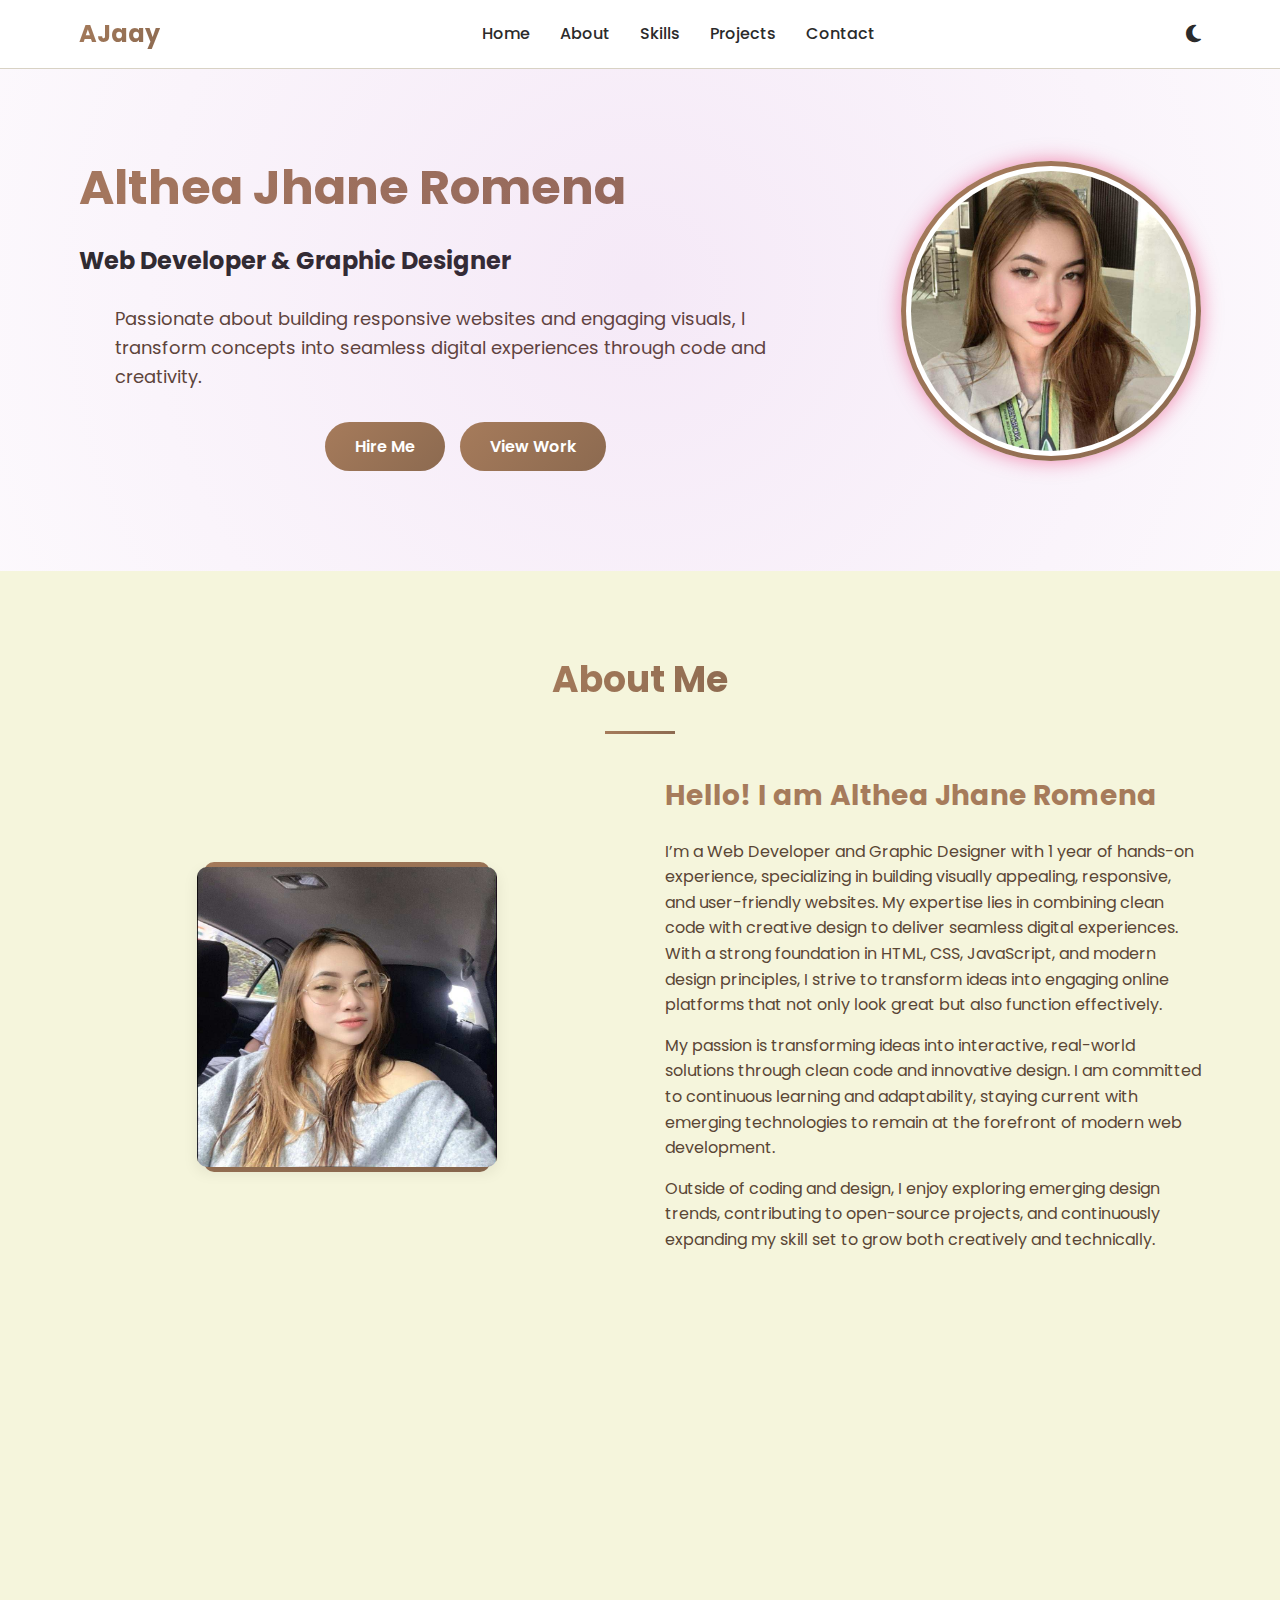
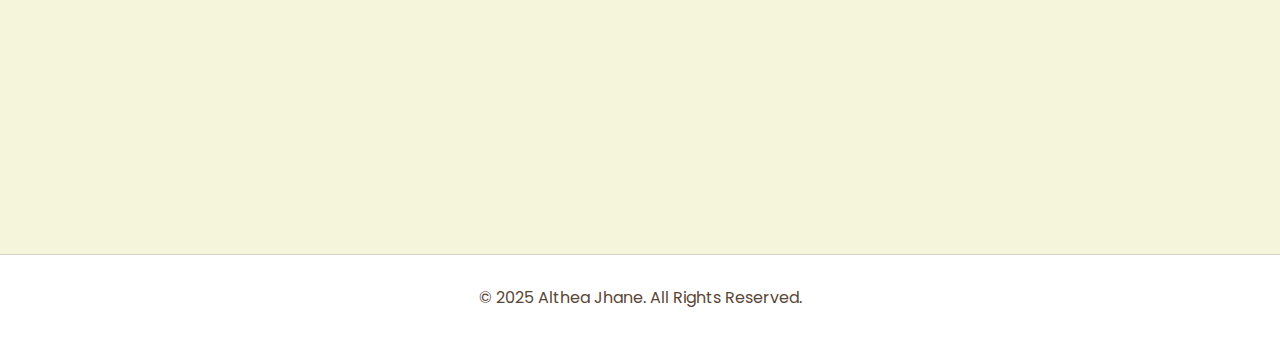
<file: index.html>
<!DOCTYPE html>
<html lang="en">
<head>
    <meta charset="UTF-8">
    <meta name="viewport" content="width=device-width, initial-scale=1.0">
    <title>Ajaay| Web Developer</title>
    <link rel="stylesheet" href="portfolio-website.css">
    <link href="https://fonts.googleapis.com/css2?family=Poppins:wght@300;400;500;600;700&display=swap" rel="stylesheet">
    <link rel="stylesheet" href="https://cdnjs.cloudflare.com/ajax/libs/font-awesome/6.4.0/css/all.min.css">
</head>
<body class="dark-theme">
    <!-- Header -->
    <header class="scroll-animate">
        <div class="container header-container">
            <div class="logo">AJaay</div>
            <ul class="nav-links">
                <li><a href="#home">Home</a></li>
                <li><a href="#about">About</a></li>
                <li><a href="#skills">Skills</a></li>
                <li><a href="#projects">Projects</a></li>
                <li><a href="#contact">Contact</a></li>
            </ul>
            <button class="theme-toggle" id="theme-toggle">
                <i class="fas fa-sun"></i>
            </button>
        </div>
    </header>

    <!-- Hero Section -->
   <section id="home" class="hero scroll-animate">
        <div class="container hero-container">
            <div class="hero-content">
                <h1>Althea Jhane Romena</h1>
                <h2>Web Developer & Graphic Designer</h2>
                <p>Passionate about building responsive websites and engaging visuals, I transform concepts into seamless digital experiences through code and creativity.</p>
                <div class="hero-buttons">
                    <a href="#contact" class="btn">Hire Me</a>
                    <a href="#projects" class="btn">View Work</a>
                </div>
            </div>
            <div class="profile-container">
                <div class="profile-border"></div>
                <img src="images/profile1.jpg" class="profile-image">
            </div>
        </div>
    </section>

    <!-- About Section -->
    <section id="about" class="about scroll-animate">
        <div class="container">
            <div class="section-title">
                <h2>About Me</h2>
            </div>
            <div class="about-content">
                <div class="about-text">
                    <h3>Hello! I am Althea Jhane Romena</h3>
                    <p>I’m a Web Developer and Graphic Designer with 1 year of hands-on experience, specializing in building visually appealing, responsive, and user-friendly websites. My expertise lies in combining clean code with creative design to deliver seamless digital experiences. With a strong foundation in HTML, CSS, JavaScript, and modern design principles, I strive to transform ideas into engaging online platforms that not only look great but also function effectively.</p>
                    <p>My passion is transforming ideas into interactive, real-world solutions through clean code and innovative design. I am committed to continuous learning and adaptability, staying current with emerging technologies to remain at the forefront of modern web development.</p>
                    <p>Outside of coding and design, I enjoy exploring emerging design trends, contributing to open-source projects, and continuously expanding my skill set to grow both creatively and technically.</p>
                </div>
                <div class="about-image">
                    <img src="images/profile2.jpg">
                </div>
            </div>
        </div>
    </section>

    <!-- Skills Section -->
    <section id="skills" class="skills scroll-animate">
        <div class="container">
            <div class="section-title">
                <h2>My Skills</h2>
            </div>
            <div class="skills-container">
                <div class="skill-card">
                    <div class="skill-icon">
                        <i class="fab fa-html5"></i>
                    </div>
                    <h3>HTML/CSS</h3>
                    <p>Developing semantic, accessible code and crafting responsive, visually appealing layouts using modern CSS techniques.</p>
                </div>
                <div class="skill-card">
                    <div class="skill-icon">
                        <i class="fab fa-js"></i>
                    </div>
                    <h3>JavaScript</h3>
                    <p>Creating dynamic and engaging web experiences using vanilla JavaScript and modern frameworks.</p>
                </div>
                <div class="skill-card">
                    <div class="skill-icon">
                        <i class="fas fa-paint-brush"></i>
                    </div>
                    <h3>UI/UX Design</h3>
                    <p>Developing interfaces that deliver both exceptional usability and a refined visual experience.</p>
                </div>
                <div class="skill-card">
                    <div class="skill-icon">
                        <i class="fas fa-mobile-alt"></i>
                    </div>
                    <h3>Responsive Design</h3>
                    <p>Developing websites that deliver a flawless experience across different devices and screen sizes.</p>
                </div>
            </div>
        </div>
    </section>

    <!-- Projects Section -->
    <section id="projects" class="projects scroll-animate">
        <div class="container">
            <div class="section-title">
                <h2>My Projects</h2>
            </div>
            <div class="projects-container">
                <!-- Project 1 - Replace data-image with your image path -->
                <div class="project-card" data-image="images/simple.png">
                    <div class="project-image"></div>
                    <div class="project-info">
                        <h3>Simple Profile</h3>
                        <p>An introductory HTML project introducing myself, featuring details about me, my interests, and my future career goals.</p>
                        <div class="project-tags">
                            <span class="project-tag">HTML</span>
                        </div>
                        <a href="https://ajayshit.github.io/Romena_MiniProject/" class="btn">View Project</a>
                    </div>
                </div>
                
                <!-- Project 2 - Replace data-image with your image path -->
                <div class="project-card" data-image="images/mini-project.png">
                    <div class="project-image"></div>
                    <div class="project-info">
                        <h3>Mini Project</h3>
                        <p>A more polished profile page created by incorporating CSS for better design and layout.</p>
                        <div class="project-tags">
                            <span class="project-tag">HTML</span>
                            <span class="project-tag">CSS</span>
                        </div>
                        <a href="https://ajayshit.github.io/Romena_CSS/" class="btn">View Project</a>
                    </div>
                </div>
                
                <!-- Project 3 - Replace data-image with your image path -->
                <div class="project-card" data-image="images/professional-profile.png">
                    <div class="project-image"></div>
                    <div class="project-info">
                        <h3>Professional Profile</h3>
                        <p>A simple professional profile built using HTML and CSS to showcase skills and information.</p>
                        <div class="project-tags">
                            <span class="project-tag">HTML</span>
                            <span class="project-tag">CSS</span>
                            <span class="project-tag">JavaScript</span>
                        </div>
                        <a href="https://ajayshit.github.io/ProfileCardRomena/" class="btn">View Project</a>
                    </div>
                </div>
            </div>
        </div>
    </section>

    <!-- Contact Section -->
    <section id="contact" class="contact scroll-animate">
        <div class="container">
            <div class="section-title">
                <h2>Contact Me</h2>
            </div>
            <div class="contact-container">
                <div class="contact-info">
                    <h3>Let's Talk</h3>
                    <div class="contact-details">
                        <p><i class="fas fa-envelope"></i> Ajaay@example.com</p>
                        <p><i class="fas fa-phone"></i> +63 991 687 8899</p>
                        <p><i class="fas fa-map-marker-alt"></i> Formoso St. Barangay 9, Vigan City</p>
                    </div>
                    <div class="social-links">
                        <a href="https://github.com/AJayShit"><i class="fab fa-github"></i></a>
                        <a href="https://www.facebook.com/DamnyouAJ"><i class="fab fa-facebook"></i></a>
                        <a href="https://www.instagram.com/damnyou_aj"><i class="fab fa-instagram"></i></a>
                    </div>
                </div>
                <div class="contact-form">
                    <form>
                        <input type="text" placeholder="Your Name" required>
                        <input type="email" placeholder="Your Email" required>
                        <input type="text" placeholder="Subject" required>
                        <textarea placeholder="Your Message" required></textarea>
                        <button type="submit" class="btn">Send Message</button>
                    </form>
                </div>
            </div>
        </div>
    </section>

    <!-- Footer -->
    <footer>
        <div class="container">
            <p>&copy; 2025 Althea Jhane. All Rights Reserved.</p>
        </div>
    </footer>

    <script>
        // Theme Toggle Functionality
        const themeToggle = document.getElementById('theme-toggle');
        const themeIcon = themeToggle.querySelector('i');
        const body = document.body;
        
        // Check for saved theme preference or respect OS preference
        if (localStorage.getItem('theme') === 'light' || 
            (window.matchMedia('(prefers-color-scheme: light)').matches && !localStorage.getItem('theme'))) {
            body.classList.remove('dark-theme');
            body.classList.add('light-theme');
            themeIcon.classList.remove('fa-sun');
            themeIcon.classList.add('fa-moon');
        } else {
            body.classList.remove('light-theme');
            body.classList.add('dark-theme');
            themeIcon.classList.remove('fa-moon');
            themeIcon.classList.add('fa-sun');
        }
        
        themeToggle.addEventListener('click', () => {
            if (body.classList.contains('dark-theme')) {
                body.classList.remove('dark-theme');
                body.classList.add('light-theme');
                localStorage.setItem('theme', 'light');
                themeIcon.classList.remove('fa-sun');
                themeIcon.classList.add('fa-moon');
            } else {
                body.classList.remove('light-theme');
                body.classList.add('dark-theme');
                localStorage.setItem('theme', 'dark');
                themeIcon.classList.remove('fa-moon');
                themeIcon.classList.add('fa-sun');
            }
        });

        document.addEventListener("DOMContentLoaded", function () {
            const elements = document.querySelectorAll(".scroll-animate");

            const observer = new IntersectionObserver(entries => {
                entries.forEach(entry => {
                    if (entry.isIntersecting) {
                        entry.target.classList.add("show");
                    } else {
                        entry.target.classList.remove("show"); // re-hide when out of view
                    }
                });
            }, { threshold: 0.2 });

            elements.forEach(el => observer.observe(el));
        });
        
        // Smooth scrolling for navigation links
        document.querySelectorAll('a[href^="#"]').forEach(anchor => {
            anchor.addEventListener('click', function (e) {
                e.preventDefault();
                
                const targetId = this.getAttribute('href');
                if (targetId === '#') return;
                
                const targetElement = document.querySelector(targetId);
                if (targetElement) {
                    window.scrollTo({
                        top: targetElement.offsetTop - 80,
                        behavior: 'smooth'
                    });
                }
            });
        });

        // Set project images from data attributes
        document.querySelectorAll('.project-card').forEach(card => {
            const imageUrl = card.getAttribute('data-image');
            if (imageUrl) {
                const imageElement = card.querySelector('.project-image');
                imageElement.style.backgroundImage = `url('${imageUrl}')`;
            }
        });
    </script>
</body>
</html>
</file>
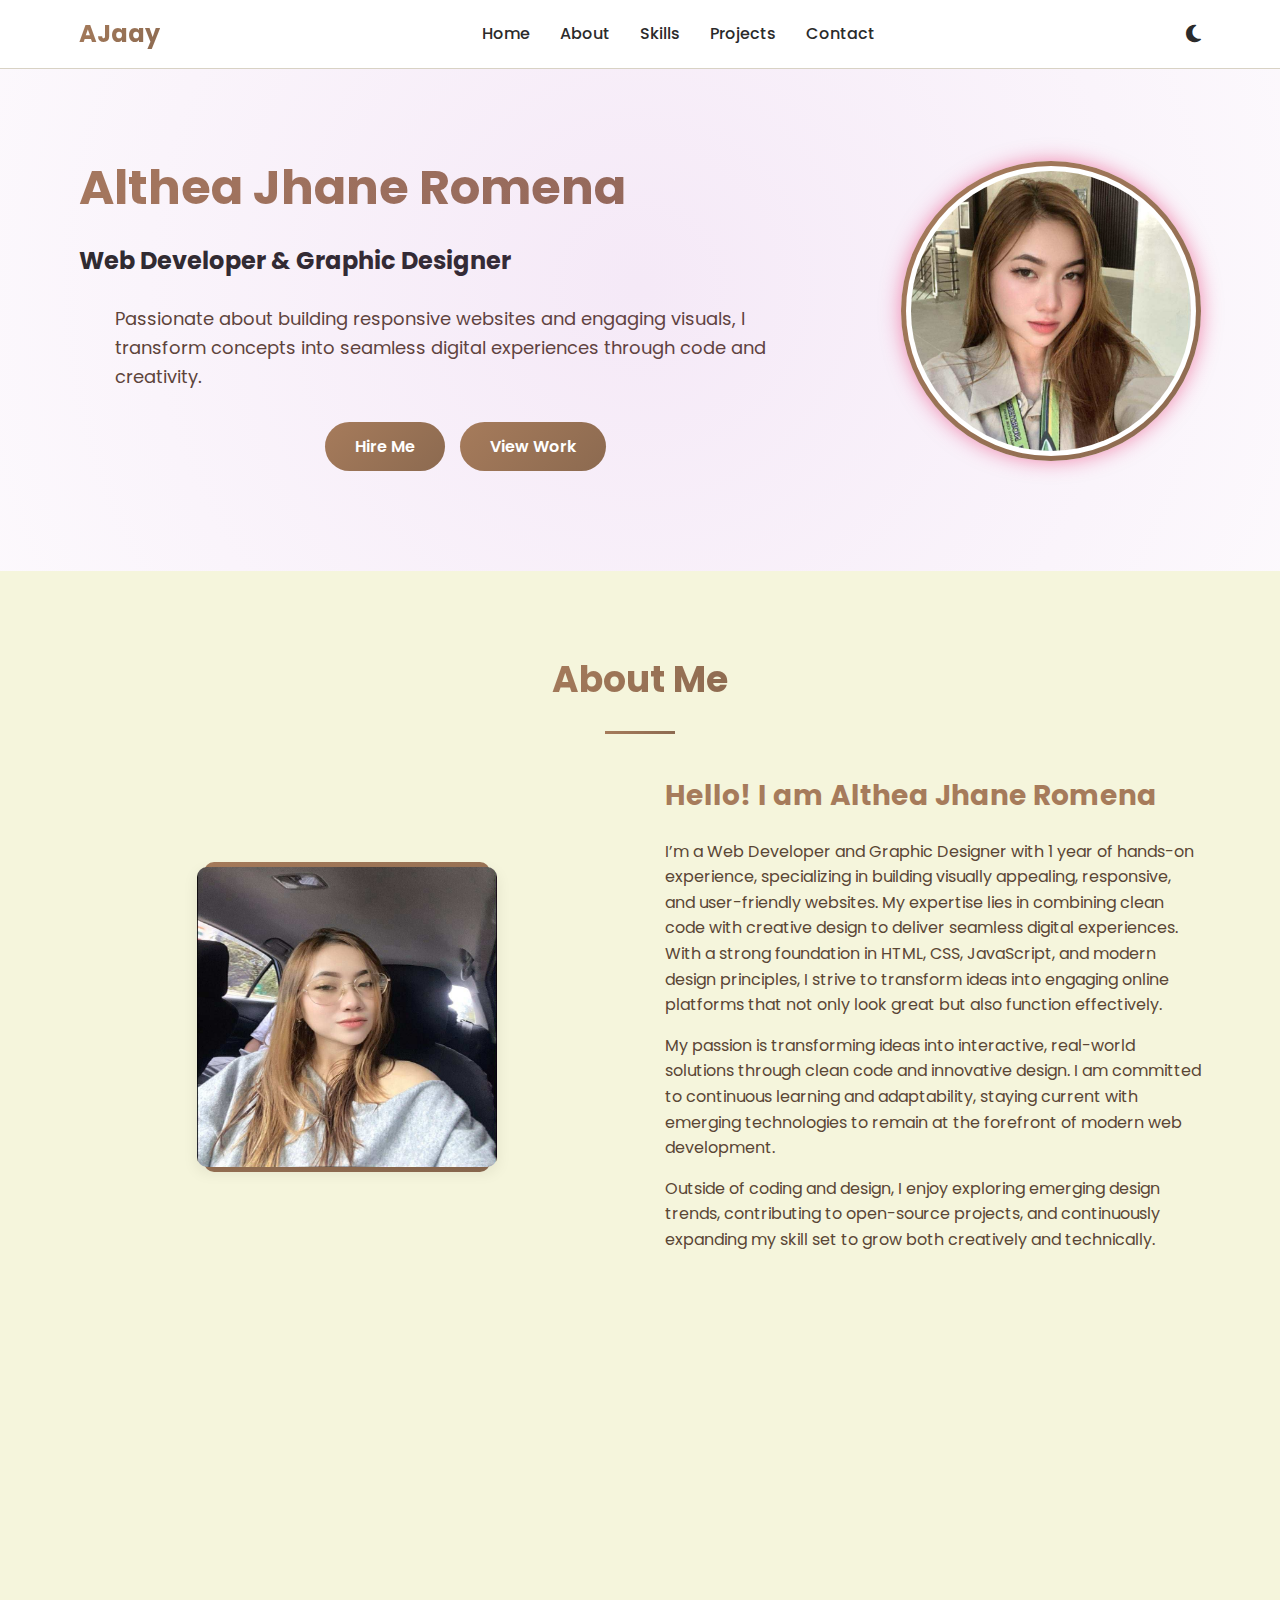
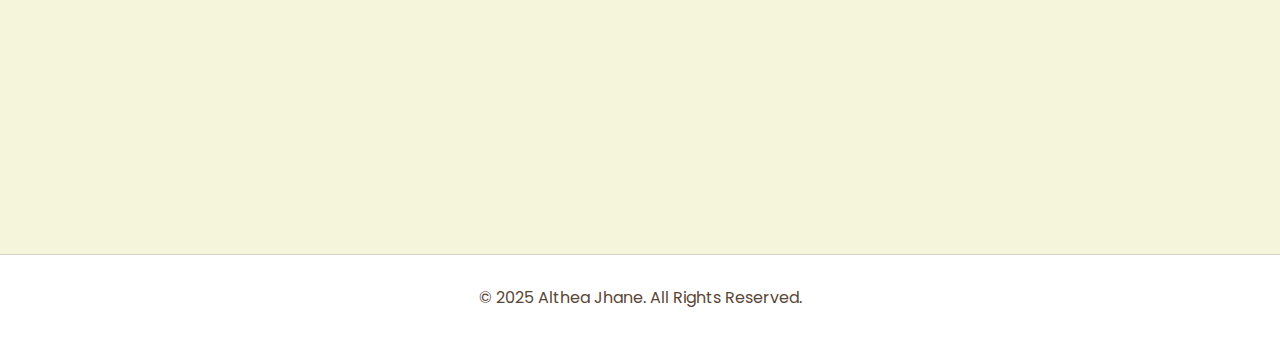
<file: portfolio-website.html>
<!DOCTYPE html>
<html lang="en">
<head>
    <meta charset="UTF-8">
    <meta name="viewport" content="width=device-width, initial-scale=1.0">
    <title>Ajaay| Web Developer</title>
    <link rel="stylesheet" href="portfolio-website.css">
    <link href="https://fonts.googleapis.com/css2?family=Poppins:wght@300;400;500;600;700&display=swap" rel="stylesheet">
    <link rel="stylesheet" href="https://cdnjs.cloudflare.com/ajax/libs/font-awesome/6.4.0/css/all.min.css">
</head>
<body class="dark-theme">
    <!-- Header -->
    <header class="scroll-animate">
        <div class="container header-container">
            <div class="logo">AJaay</div>
            <ul class="nav-links">
                <li><a href="#home">Home</a></li>
                <li><a href="#about">About</a></li>
                <li><a href="#skills">Skills</a></li>
                <li><a href="#projects">Projects</a></li>
                <li><a href="#contact">Contact</a></li>
            </ul>
            <button class="theme-toggle" id="theme-toggle">
                <i class="fas fa-sun"></i>
            </button>
        </div>
    </header>

    <!-- Hero Section -->
   <section id="home" class="hero scroll-animate">
        <div class="container hero-container">
            <div class="hero-content">
                <h1>Althea Jhane Romena</h1>
                <h2>Web Developer & Graphic Designer</h2>
                <p>Passionate about building responsive websites and engaging visuals, I transform concepts into seamless digital experiences through code and creativity.</p>
                <div class="hero-buttons">
                    <a href="#contact" class="btn">Hire Me</a>
                    <a href="#projects" class="btn">View Work</a>
                </div>
            </div>
            <div class="profile-container">
                <div class="profile-border"></div>
                <img src="profile1.jpg" class="profile-image">
            </div>
        </div>
    </section>

    <!-- About Section -->
    <section id="about" class="about scroll-animate">
        <div class="container">
            <div class="section-title">
                <h2>About Me</h2>
            </div>
            <div class="about-content">
                <div class="about-text">
                    <h3>Hello! I am Althea Jhane Romena</h3>
                    <p>I’m a Web Developer and Graphic Designer with 1 year of hands-on experience, specializing in building visually appealing, responsive, and user-friendly websites. My expertise lies in combining clean code with creative design to deliver seamless digital experiences. With a strong foundation in HTML, CSS, JavaScript, and modern design principles, I strive to transform ideas into engaging online platforms that not only look great but also function effectively.</p>
                    <p>My passion is transforming ideas into interactive, real-world solutions through clean code and innovative design. I am committed to continuous learning and adaptability, staying current with emerging technologies to remain at the forefront of modern web development.</p>
                    <p>Outside of coding and design, I enjoy exploring emerging design trends, contributing to open-source projects, and continuously expanding my skill set to grow both creatively and technically.</p>
                </div>
                <div class="about-image">
                    <img src="profile2.jpg">
                </div>
            </div>
        </div>
    </section>

    <!-- Skills Section -->
    <section id="skills" class="skills scroll-animate">
        <div class="container">
            <div class="section-title">
                <h2>My Skills</h2>
            </div>
            <div class="skills-container">
                <div class="skill-card">
                    <div class="skill-icon">
                        <i class="fab fa-html5"></i>
                    </div>
                    <h3>HTML/CSS</h3>
                    <p>Developing semantic, accessible code and crafting responsive, visually appealing layouts using modern CSS techniques.</p>
                </div>
                <div class="skill-card">
                    <div class="skill-icon">
                        <i class="fab fa-js"></i>
                    </div>
                    <h3>JavaScript</h3>
                    <p>Creating dynamic and engaging web experiences using vanilla JavaScript and modern frameworks.</p>
                </div>
                <div class="skill-card">
                    <div class="skill-icon">
                        <i class="fas fa-paint-brush"></i>
                    </div>
                    <h3>UI/UX Design</h3>
                    <p>Developing interfaces that deliver both exceptional usability and a refined visual experience.</p>
                </div>
                <div class="skill-card">
                    <div class="skill-icon">
                        <i class="fas fa-mobile-alt"></i>
                    </div>
                    <h3>Responsive Design</h3>
                    <p>Developing websites that deliver a flawless experience across different devices and screen sizes.</p>
                </div>
            </div>
        </div>
    </section>

    <!-- Projects Section -->
    <section id="projects" class="projects scroll-animate">
        <div class="container">
            <div class="section-title">
                <h2>My Projects</h2>
            </div>
            <div class="projects-container">
                <!-- Project 1 - Replace data-image with your image path -->
                <div class="project-card" data-image="simple.png">
                    <div class="project-image"></div>
                    <div class="project-info">
                        <h3>Simple Profile</h3>
                        <p>An introductory HTML project introducing myself, featuring details about me, my interests, and my future career goals.</p>
                        <div class="project-tags">
                            <span class="project-tag">HTML</span>
                        </div>
                        <a href="https://ajayshit.github.io/Romena_MiniProject/" class="btn">View Project</a>
                    </div>
                </div>
                
                <!-- Project 2 - Replace data-image with your image path -->
                <div class="project-card" data-image="mini-project.png">
                    <div class="project-image"></div>
                    <div class="project-info">
                        <h3>Mini Project</h3>
                        <p>A more polished profile page created by incorporating CSS for better design and layout.</p>
                        <div class="project-tags">
                            <span class="project-tag">HTML</span>
                            <span class="project-tag">CSS</span>
                        </div>
                        <a href="https://ajayshit.github.io/Romena_CSS/" class="btn">View Project</a>
                    </div>
                </div>
                
                <!-- Project 3 - Replace data-image with your image path -->
                <div class="project-card" data-image="professional-profile.png">
                    <div class="project-image"></div>
                    <div class="project-info">
                        <h3>Professional Profile</h3>
                        <p>A simple professional profile built using HTML and CSS to showcase skills and information.</p>
                        <div class="project-tags">
                            <span class="project-tag">HTML</span>
                            <span class="project-tag">CSS</span>
                            <span class="project-tag">JavaScript</span>
                        </div>
                        <a href="https://ajayshit.github.io/ProfileCardRomena/" class="btn">View Project</a>
                    </div>
                </div>
            </div>
        </div>
    </section>

    <!-- Contact Section -->
    <section id="contact" class="contact scroll-animate">
        <div class="container">
            <div class="section-title">
                <h2>Contact Me</h2>
            </div>
            <div class="contact-container">
                <div class="contact-info">
                    <h3>Let's Talk</h3>
                    <div class="contact-details">
                        <p><i class="fas fa-envelope"></i> Ajaay@example.com</p>
                        <p><i class="fas fa-phone"></i> +63 991 687 8899</p>
                        <p><i class="fas fa-map-marker-alt"></i> Formoso St. Barangay 9, Vigan City</p>
                    </div>
                    <div class="social-links">
                        <a href="https://github.com/AJayShit"><i class="fab fa-github"></i></a>
                        <a href="https://www.facebook.com/DamnyouAJ"><i class="fab fa-facebook"></i></a>
                        <a href="https://www.instagram.com/damnyou_aj"><i class="fab fa-instagram"></i></a>
                    </div>
                </div>
                <div class="contact-form">
                    <form>
                        <input type="text" placeholder="Your Name" required>
                        <input type="email" placeholder="Your Email" required>
                        <input type="text" placeholder="Subject" required>
                        <textarea placeholder="Your Message" required></textarea>
                        <button type="submit" class="btn">Send Message</button>
                    </form>
                </div>
            </div>
        </div>
    </section>

    <!-- Footer -->
    <footer>
        <div class="container">
            <p>&copy; 2025 Althea Jhane. All Rights Reserved.</p>
        </div>
    </footer>

    <script>
        // Theme Toggle Functionality
        const themeToggle = document.getElementById('theme-toggle');
        const themeIcon = themeToggle.querySelector('i');
        const body = document.body;
        
        // Check for saved theme preference or respect OS preference
        if (localStorage.getItem('theme') === 'light' || 
            (window.matchMedia('(prefers-color-scheme: light)').matches && !localStorage.getItem('theme'))) {
            body.classList.remove('dark-theme');
            body.classList.add('light-theme');
            themeIcon.classList.remove('fa-sun');
            themeIcon.classList.add('fa-moon');
        } else {
            body.classList.remove('light-theme');
            body.classList.add('dark-theme');
            themeIcon.classList.remove('fa-moon');
            themeIcon.classList.add('fa-sun');
        }
        
        themeToggle.addEventListener('click', () => {
            if (body.classList.contains('dark-theme')) {
                body.classList.remove('dark-theme');
                body.classList.add('light-theme');
                localStorage.setItem('theme', 'light');
                themeIcon.classList.remove('fa-sun');
                themeIcon.classList.add('fa-moon');
            } else {
                body.classList.remove('light-theme');
                body.classList.add('dark-theme');
                localStorage.setItem('theme', 'dark');
                themeIcon.classList.remove('fa-moon');
                themeIcon.classList.add('fa-sun');
            }
        });

        document.addEventListener("DOMContentLoaded", function () {
            const elements = document.querySelectorAll(".scroll-animate");

            const observer = new IntersectionObserver(entries => {
                entries.forEach(entry => {
                    if (entry.isIntersecting) {
                        entry.target.classList.add("show");
                    } else {
                        entry.target.classList.remove("show"); // re-hide when out of view
                    }
                });
            }, { threshold: 0.2 });

            elements.forEach(el => observer.observe(el));
        });
        
        // Smooth scrolling for navigation links
        document.querySelectorAll('a[href^="#"]').forEach(anchor => {
            anchor.addEventListener('click', function (e) {
                e.preventDefault();
                
                const targetId = this.getAttribute('href');
                if (targetId === '#') return;
                
                const targetElement = document.querySelector(targetId);
                if (targetElement) {
                    window.scrollTo({
                        top: targetElement.offsetTop - 80,
                        behavior: 'smooth'
                    });
                }
            });
        });

        // Set project images from data attributes
        document.querySelectorAll('.project-card').forEach(card => {
            const imageUrl = card.getAttribute('data-image');
            if (imageUrl) {
                const imageElement = card.querySelector('.project-image');
                imageElement.style.backgroundImage = `url('${imageUrl}')`;
            }
        });
    </script>
</body>
</html>
</file>
<file: portfolio-website.css>
:root {
    --primary: #a67b5b;          
    --secondary: #8c6a50;     
    --dark-bg: #2e2a27;         
    --darker-bg: #1e1a17;    
    --light-bg: #f5f5dc;         
    --lighter-bg: #ffffff;      
    --card-bg: #faf6f0;          
    --card-bg-light: #ffffff;   

    --text-color: #a38484;    
    --text-color-light: #2b2b2b; 
    --text-muted: #d6d2c4;      
    --text-muted-light: #5a4635; 

    --border-color: #4a3f36;   
    --border-color-light: #d8d2c4; 

    --gradient: linear-gradient(135deg, var(--primary) 0%, var(--secondary) 100%);
    --gradient-reverse: linear-gradient(135deg, var(--secondary) 0%, var(--primary) 100%);

    --shadow: 0 5px 15px rgba(166, 123, 91, 0.25);
    --shadow-light: 0 5px 15px rgba(0, 0, 0, 0.08);
}

/* Light Theme */
.light-theme {
    --bg-color: var(--light-bg);
    --bg-darker: var(--lighter-bg);
    --card-bg: var(--card-bg-light);
    --text-color: var(--text-color-light);
    --text-muted: var(--text-muted-light);
    --border-color: var(--border-color-light);
    --shadow: var(--shadow-light);
}

/* Dark Theme */
.dark-theme {
    --bg-color: var(--dark-bg);
    --bg-darker: var(--darker-bg);
    --text-muted: var(--text-muted);
    --border-color: var(--border-color);
}


        /* Base Styles */
        * {
            margin: 0;
            padding: 0;
            box-sizing: border-box;
            transition: background-color 0.3s, color 0.3s, border-color 0.3s;
        }

        body {
            font-family: 'Poppins', sans-serif;
            color: var(--text-color);
            background-color: var(--bg-color);
            line-height: 1.6;
            overflow-x: hidden;
        }

        a {
            text-decoration: none;
            color: var(--text-color);
        }

        .container {
            width: 90%;
            max-width: 1200px;
            margin: 0 auto;
            padding: 0 15px;
        }

        .btn {
            display: inline-block;
            padding: 12px 30px;
            background: var(--gradient);
            color: white;
            border-radius: 30px;
            font-weight: 600;
            transition: all 0.3s ease;
            border: none;
            cursor: pointer;
            position: relative;
            overflow: hidden;
            z-index: 1;
        }

        .btn::before {
            content: '';
            position: absolute;
            top: 0;
            left: 0;
            width: 0%;
            height: 100%;
            background: var(--gradient-reverse);
            transition: all 0.3s;
            z-index: -1;
        }

        .btn:hover::before {
            width: 100%;
        }

        .btn:hover {
            transform: translateY(-3px);
            box-shadow: var(--shadow);
        }

        section {
            padding: 80px 0;
        }

        .section-title {
            text-align: center;
            margin-bottom: 50px;
            position: relative;
        }

        .section-title h2 {
            font-size: 36px;
            margin-bottom: 15px;
            background: var(--gradient);
            -webkit-background-clip: text;
            background-clip: text;
            color: transparent;
            display: inline-block;
        }

        .section-title::after {
            content: '';
            position: absolute;
            bottom: -10px;
            left: 50%;
            transform: translateX(-50%); 
            width: 70px;
            height: 3px;
            background: var(--gradient);
        }

        /* Header Styles */
        header {
            position: fixed;
            top: 0;
            left: 0;
            width: 100%;
            z-index: 1000;
            background-color: var(--card-bg);
            backdrop-filter: blur(10px);
            padding: 15px 0;
            border-bottom: 1px solid var(--border-color);
        }

        .header-container {
            display: flex;
            justify-content: space-between;
            align-items: center;
        }

        .logo {
            font-size: 24px;
            font-weight: 700;
            background: var(--gradient);
            -webkit-background-clip: text;
            background-clip: text;
            color: transparent;
        }

        .nav-links {
            display: flex;
            list-style: none;
        }

        .nav-links li {
            margin-left: 30px;
            position: relative;
        }

        .nav-links a {
            color: var(--text-color);
            font-weight: 500;
            transition: color 0.3s;
            padding: 5px 0;
        }

        .nav-links a::after {
            content: '';
            position: absolute;
            bottom: 0;
            left: 0;
            width: 0;
            height: 2px;
            background: var(--gradient);
            transition: width 0.3s;
        }

        .nav-links a:hover::after {
            width: 100%;
        }

        .nav-links a:hover {
            color: var(--primary);
        }

        .theme-toggle {
            background: none;
            border: none;
            cursor: pointer;
            font-size: 20px;
            color: var(--text-color);
            margin-left: 20px;
            transition: transform 0.3s;
        }

        .theme-toggle:hover {
            transform: rotate(30deg);
        }

        /* Hero Section */
        .hero {
            padding-top: 150px;
            padding-bottom: 100px;
            background: var(--bg-darker);
            position: relative;
            overflow: hidden;
        }

        .hero::before {
            content: '';
            position: absolute;
            top: -50%;
            left: -50%;
            width: 200%;
            height: 200%;
            background: radial-gradient(circle, rgba(156, 39, 176, 0.1) 0%, transparent 70%);
            animation: pulse 15s infinite linear;
        }

        @keyframes pulse {
            0% {
                transform: rotate(0deg);
            }
            100% {
                transform: rotate(360deg);
            }
        }

        .hero-container {
            display: flex;
            align-items: center;
            justify-content: space-between;
            gap: 50px;
        }

        .hero-content {
            flex: 1;
            text-align: left;
        }

        .profile-container {
            position: relative;
            width: 300px;
            height: 300px;
            flex-shrink: 0;
            animation: float 4s ease-in-out infinite;
        }

        .profile-image {
            width: 280px;
            height: 280px;
            border-radius: 50%;
            object-fit: cover;
            position: absolute;
            top: 50%;
            left: 50%;
            transform: translate(-50%, -50%);
            z-index: 2;
        }

        .profile-border {
            position: absolute;
            width: 100%;
            height: 100%;
            border-radius: 50%;
            background: var(--gradient);
            animation: rotate 5s linear infinite;
            box-shadow: 0 0 20px rgba(233, 30, 99, 0.5);
        }

        .profile-border::after {
            content: '';
            position: absolute;
            top: 5px;
            left: 5px;
            right: 5px;
            bottom: 5px;
            background: var(--bg-darker);
            border-radius: 50%;
        }

        @keyframes rotate {
            0% {
                transform: rotate(0deg);
            }
            100% {
                transform: rotate(360deg);
            }
        }

        @keyframes float{
            0% {
                transform: translateY(0px); 
            }
            50% { 
                transform: translateY(-15px); 
            }
            100% { 
                transform: translateY(0px); 
            }

        }
        .hero-content h1 {
            font-size: 48px;
            margin-bottom: 15px;
            background: var(--gradient);
            -webkit-background-clip: text;
            background-clip: text;
            color: transparent;
        }

        .hero-content h2 {
            font-size: 24px;
            margin-bottom: 25px;
            color: var(--text-color);
        }

        .hero-content p {
            font-size: 18px;
            max-width: 100%;
            margin: 0 0 30px 0;
            color: var(--text-muted);
        }

        .hero-buttons {
            display: flex;
            gap: 15px;
        }

        @keyframes rotate {
            0% {
                transform: rotate(0deg);
            }
            100% {
                transform: rotate(360deg);
            }
        }

        .hero-content h1 {
            font-size: 48px;
            margin-bottom: 15px;
            background: var(--gradient);
            -webkit-background-clip: text;
            background-clip: text;
            color: transparent;
        }

        .hero-content h2 {
            font-size: 24px;
            margin-bottom: 25px;
            color: var(--text-color);
        }

        .hero-content p {
            font-size: 18px;
            max-width: 700px;
            margin: 0 auto 30px;
            color: var(--text-muted);
        }

        .hero-buttons {
            display: flex;
            justify-content: center;
            gap: 15px;
        }

        /* About Section */
        .about {
            background-color: var(--bg-color);
        }

        .about-content {
            display: flex;
            align-items: center;
            gap: 50px;
            flex-direction: row-reverse;
        }

        .about-text {
            flex: 1;
        }

        .about-text h3 {
            font-size: 28px;
            margin-bottom: 20px;
            color: var(--primary);
        }

        .about-text p {
            margin-bottom: 15px;
            color: var(--text-muted);
        }

        .about-image {
            flex: 1;
            text-align: center;
            position: relative;
            display: inline-block;
        }

        .about-image::before {
            content: '';
            position: absolute;
            top: -5px;
            left: 125px;
            right: 125px;
            bottom: 2px;
            border-radius: 10px;
            background: var(--gradient);
            z-index: -1;
        }

        .about-image img {
            width: 300px;
            height: 300px;
            border-radius: 10px;
            box-shadow: var(--shadow);
            position: relative;
            z-index: 1;
        }

        /* Skills Section */
        .skills {
            background-color: var(--bg-darker);
        }

        .skills-container {
            display: grid;
            grid-template-columns: repeat(auto-fill, minmax(250px, 1fr));
            gap: 30px;
        }

        .skill-card {
            background-color: var(--card-bg);
            padding: 30px;
            border-radius: 10px;
            box-shadow: var(--shadow);
            text-align: center;
            transition: transform 0.3s;
            border: 1px solid var(--border-color);
        }

        .skill-card:hover {
            transform: translateY(-5px);
        }

        .skill-icon {
            font-size: 40px;
            margin-bottom: 15px;
            background: var(--gradient);
            -webkit-background-clip: text;
            background-clip: text;
            color: transparent;
        }

        .skill-card h3 {
            margin-bottom: 15px;
            font-size: 20px;
            color: var(--text-color);
        }

        .skill-card p {
            color: var(--text-muted);
        }

        /* Projects Section */
        .projects {
            background-color: var(--bg-color);
        }

        .projects-container {
            display: grid;
            grid-template-columns: repeat(auto-fill, minmax(300px, 1fr));
            gap: 30px;
        }

        .project-card {
            background-color: var(--card-bg);
            border-radius: 10px;
            overflow: hidden;
            box-shadow: var(--shadow);
            border: 1px solid var(--border-color);
            transition: transform 0.3s;
        }

        .project-card:hover {
            transform: translateY(-5px);
        }

        .project-image {
            height: 200px;
            background: var(--gradient);
            background-size: cover;
            background-position: center;
            position: relative;
            overflow: hidden;
        }

        .project-image::after {
            content: '';
            position: absolute;
            top: 0;
            left: 0;
            width: 100%;
            height: 100%;
            opacity: 0.7;
        }

        .project-info {
            padding: 20px;
        }

        .project-info h3 {
            margin-bottom: 10px;
            font-size: 20px;
            color: var(--text-color);
        }

        .project-info p {
            color: var(--text-muted);
            margin-bottom: 15px;
        }

        .project-tags {
            display: flex;
            flex-wrap: wrap;
            gap: 8px;
            margin: 15px 0;
        }

        .project-tag {
            background: var(--gradient);
            color: white;
            padding: 5px 10px;
            border-radius: 20px;
            font-size: 12px;
        }

        /* Contact Section */
        .contact {
            background-color: var(--bg-darker);
        }

        .contact-container {
            display: grid;
            grid-template-columns: 1fr 1fr;
            gap: 50px;
        }

        .contact-info h3 {
            font-size: 24px;
            margin-bottom: 20px;
            color: var(--primary);
        }

        .contact-details {
            margin-bottom: 30px;
        }

        .contact-details p {
            margin-bottom: 10px;
            display: flex;
            align-items: center;
            color: var(--text-muted);
        }

        .contact-details i {
            margin-right: 10px;
            color: var(--primary);
        }

        .social-links {
            display: flex;
            gap: 15px;
        }

        .social-links a {
            display: inline-flex;
            align-items: center;
            justify-content: center;
            width: 40px;
            height: 40px;
            background: var(--gradient);
            color: white;
            border-radius: 50%;
            transition: transform 0.3s;
        }

        .social-links a:hover {
            transform: translateY(-3px);
        }

        .contact-form input,
        .contact-form textarea {
            width: 100%;
            padding: 12px 15px;
            margin-bottom: 20px;
            border: 1px solid var(--border-color);
            border-radius: 5px;
            background-color: var(--card-bg);
            color: var(--text-color);
            font-family: 'Poppins', sans-serif;
        }

        .contact-form input:focus,
        .contact-form textarea:focus {
            outline: none;
            border-color: var(--primary);
        }

        .contact-form textarea {
            min-height: 150px;
            resize: vertical;
        }

        /* Footer */
        footer {
            background-color: var(--bg-darker);
            padding: 30px 0;
            text-align: center;
            border-top: 1px solid var(--border-color);
        }

        footer p {
            color: var(--text-muted);
        }

        /* Scroll Animations */
        .scroll-animate {
            opacity: 0;
            transform: translateY(40px);
            transition: all 0.8s ease-out;
        }

        .scroll-animate.show {
            opacity: 1;
            transform: translateY(0);
        }

        /* Responsive Design */
        /* Responsive Design */
        @media (max-width: 1200px) {
            .hero-content h1 {
                font-size: 42px;
            }
            
            .profile-container, .about-image {
                width: 280px;
                height: 280px;
            }
            
            .profile-image, .about-image img {
                width: 260px;
                height: 260px;
            }
        }

        @media (max-width: 992px) {
            .hero-container, .about-content {
                flex-direction: column;
                text-align: center;
                gap: 40px;
            }
            
            .hero-content {
                text-align: center;
            }
            
            .hero-content p {
                margin: 0 auto 30px;
            }
            
            .contact-container {
                grid-template-columns: 1fr;
                gap: 40px;
            }
            
            .profile-container, .about-image {
                order: -1;
            }
        }

        @media (max-width: 768px) {
            .nav-links {
                display: none;
                position: absolute;
                top: 100%;
                left: 0;
                width: 100%;
                background-color: var(--card-bg);
                flex-direction: column;
                padding: 20px;
                box-shadow: 0 5px 15px rgba(0, 0, 0, 0.1);
            }
            
            .nav-links.active {
                display: flex;
            }
            
            .nav-links li {
                margin: 10px 0;
            }
            
            .mobile-menu-btn {
                display: block;
            }
            
            .hero {
                padding-top: 120px;
                padding-bottom: 80px;
            }
            
            .hero-content h1 {
                font-size: 36px;
            }
            
            .hero-content h2 {
                font-size: 20px;
            }
            
            .section-title h2 {
                font-size: 28px;
            }
            
            .hero-buttons {
                flex-direction: column;
                align-items: center;
            }
            
            .profile-container, .about-image {
                width: 250px;
                height: 250px;
            }
            
            .profile-image, .about-image img {
                width: 230px;
                height: 230px;
            }
            
            .skills-container, .projects-container {
                grid-template-columns: 1fr;
            }
            
            section {
                padding: 60px 0;
            }
        }

        @media (max-width: 576px) {
            .hero-content h1 {
                font-size: 32px;
            }
            
            .hero-content h2 {
                font-size: 18px;
            }
            
            .hero-content p {
                font-size: 16px;
            }
            
            .profile-container, .about-image {
                width: 220px;
                height: 220px;
            }
            
            .profile-image, .about-image img {
                width: 200px;
                height: 200px;
            }
            
            .btn {
                padding: 10px 25px;
                font-size: 14px;
            }
            
            .about-text h3 {
                font-size: 24px;
            }
            
            .section-title h2 {
                font-size: 24px;
            }
            
            .section-title::after {
                width: 50px;
            }

        }
</file>
